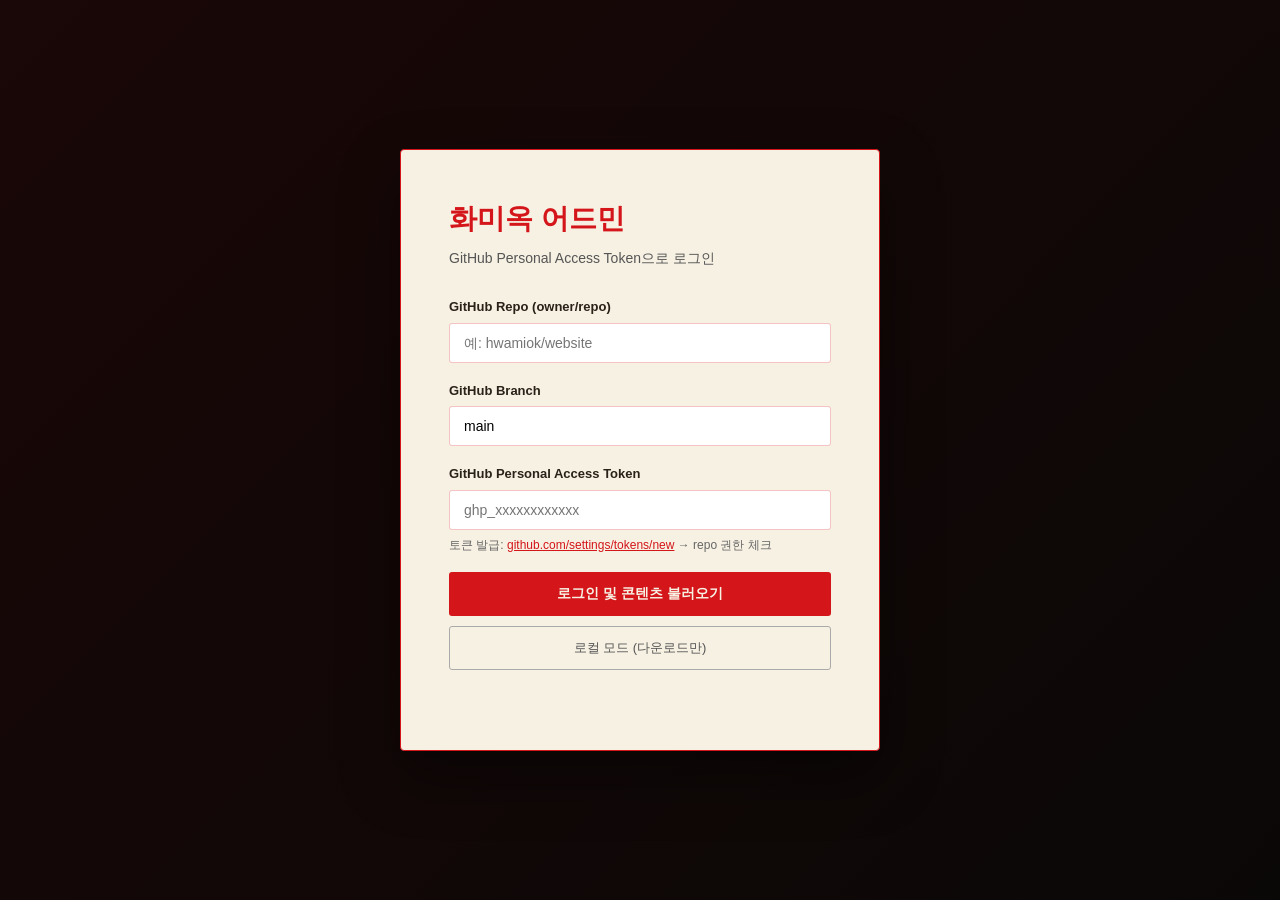
<file: admin/index.html>
<!DOCTYPE html>
<html lang="ko">
<head>
<meta charset="UTF-8">
<meta name="viewport" content="width=device-width, initial-scale=1.0">
<title>화미옥 어드민</title>
<link rel="stylesheet" href="admin.css">
</head>
<body>

<!-- 로그인 게이트 -->
<div id="login" class="login">
  <div class="login__box">
    <h1>화미옥 어드민</h1>
    <p>GitHub Personal Access Token으로 로그인</p>
    <div class="field">
      <label>GitHub Repo (owner/repo)</label>
      <input type="text" id="gh-repo" placeholder="예: hwamiok/website">
    </div>
    <div class="field">
      <label>GitHub Branch</label>
      <input type="text" id="gh-branch" value="main">
    </div>
    <div class="field">
      <label>GitHub Personal Access Token</label>
      <input type="password" id="gh-token" placeholder="ghp_xxxxxxxxxxxx">
      <small>토큰 발급: <a href="https://github.com/settings/tokens/new?scopes=repo&description=hwamiok-admin" target="_blank">github.com/settings/tokens/new</a> → repo 권한 체크</small>
    </div>
    <button id="login-btn" class="btn-primary">로그인 및 콘텐츠 불러오기</button>
    <button id="login-offline" class="btn-secondary">로컬 모드 (다운로드만)</button>
    <div id="login-msg"></div>
  </div>
</div>

<!-- 메인 에디터 -->
<div id="editor" class="editor hidden">
  <header class="editor__header">
    <div class="editor__brand">화미옥 어드민 <small id="repo-info"></small></div>
    <div class="editor__actions">
      <a href="leads.html" class="btn-ghost" style="text-decoration:none; display:inline-flex; align-items:center;">📋 상담 신청</a>
      <button id="reload-btn" class="btn-ghost">새로고침</button>
      <button id="save-btn" class="btn-primary">💾 저장 + 사이트 반영</button>
      <button id="logout-btn" class="btn-ghost">로그아웃</button>
    </div>
  </header>

  <nav class="editor__tabs">
    <a href="#hero" class="active">Hero</a>
    <a href="#story">Story</a>
    <a href="#menu">Menu</a>
    <a href="#ingredient">식재료</a>
    <a href="#signature">시그니처</a>
    <a href="#atmosphere">분위기</a>
    <a href="#stripvideo">동적 띠</a>
    <a href="#backgrounds">배경</a>
    <a href="#countdown">카운트다운</a>
    <a href="#contact">연락처</a>
    <a href="#popups">팝업</a>
  </nav>

  <main class="editor__main">

    <section id="hero" class="card">
      <h2>Hero — 메인 영상 영역</h2>

      <div class="field">
        <label>Vimeo 영상 ID</label>
        <input type="text" data-key="hero.vimeoId" placeholder="예: 123456789 (Vimeo URL 뒤 숫자만)">
        <small>비워두면 fallback 이미지 사용. Vimeo URL이 <code>vimeo.com/123456789</code>이면 <code>123456789</code>만 입력.</small>
      </div>

      <div class="field">
        <label>Fallback 이미지 (Vimeo 없을 때 표시)</label>
        <div class="img-slot" data-key="hero.fallbackImage"></div>
      </div>

      <div class="field">
        <label>타이틀 (큰 글씨)</label>
        <input type="text" data-key="hero.title" placeholder="화미옥">
      </div>
      <div class="field">
        <label>타이틀 한자</label>
        <input type="text" data-key="hero.titleHan" placeholder="·味">
      </div>
      <div class="field">
        <label>타이틀 서브</label>
        <input type="text" data-key="hero.titleSub" placeholder="김치찌개">
      </div>

      <div class="field">
        <label>설명 텍스트 (줄바꿈 \n 으로 표시)</label>
        <textarea data-key="hero.subText" rows="3"></textarea>
      </div>

      <div class="field">
        <label>좌측 캡션 (위)</label>
        <input type="text" data-key="hero.captionTop">
      </div>
      <div class="field">
        <label>좌측 캡션 (아래, 빨간 글씨)</label>
        <input type="text" data-key="hero.captionBottom">
      </div>

      <div class="field">
        <label>오른쪽 사이드 라벨</label>
        <input type="text" data-key="hero.sideLabel">
      </div>
      <div class="field">
        <label>왼쪽 사이드 SINCE</label>
        <input type="text" data-key="hero.sideSince">
      </div>
    </section>

    <section id="story" class="card">
      <h2>Story — 브랜드 스토리</h2>
      <div class="field">
        <label>스토리 사진</label>
        <div class="img-slot" data-key="story.image"></div>
      </div>
      <div class="field"><label>사진 태그</label><input type="text" data-key="story.tag"></div>
      <div class="field"><label>타이틀 1줄</label><input type="text" data-key="story.titleLine1"></div>
      <div class="field"><label>타이틀 2줄 (빨간 글씨)</label><input type="text" data-key="story.titleLine2"></div>
      <div class="field"><label>본문</label><textarea data-key="story.body" rows="4"></textarea></div>
      <div class="field"><label>아래 한 줄 사인</label><input type="text" data-key="story.sign"></div>
    </section>

    <section id="menu" class="card">
      <h2>Menu — 원조 김치찌개 + 캐러셀</h2>
      <h3>메뉴 히어로</h3>
      <div class="field">
        <label>히어로 사진 (원형 큰 사진)</label>
        <div class="img-slot" data-key="menuHero.image"></div>
      </div>
      <div class="field"><label>타이틀 1줄</label><input type="text" data-key="menuHero.titleLine1"></div>
      <div class="field"><label>타이틀 2줄 (빨간 글씨)</label><input type="text" data-key="menuHero.titleLine2"></div>
      <div class="field"><label>설명</label><textarea data-key="menuHero.body" rows="3"></textarea></div>

      <h3>캐러셀 — 다른 메뉴 12개</h3>
      <div id="menu-carousel-grid" class="grid grid--4"></div>
    </section>

    <section id="ingredient" class="card">
      <h2>식재료 — 4셀</h2>
      <div id="ingredient-grid" class="grid grid--2"></div>
    </section>

    <section id="signature" class="card">
      <h2>시그니처 메뉴 — 3개 사진</h2>
      <div id="signature-grid" class="grid grid--3"></div>
    </section>

    <section id="atmosphere" class="card">
      <h2>분위기 — 3 SCENE</h2>
      <div class="grid grid--3">
        <div class="field"><label>SCENE 01 (메인)</label><div class="img-slot" data-key="atmosphere.image1"></div></div>
        <div class="field"><label>SCENE 02</label><div class="img-slot" data-key="atmosphere.image2"></div></div>
        <div class="field"><label>SCENE 03</label><div class="img-slot" data-key="atmosphere.image3"></div></div>
      </div>
    </section>

    <section id="stripvideo" class="card">
      <h2>동적 띠 — 식재료/영수증 사이 풀와이드 영상</h2>
      <div class="field">
        <label>Vimeo 영상 ID</label>
        <input type="text" data-key="stripVideo.vimeoId" placeholder="예: 1194719879">
        <small>비우면 fallback 이미지만 표시.</small>
      </div>
      <div class="field">
        <label>Fallback 이미지 (영상 로드 전/실패 시)</label>
        <div class="img-slot" data-key="stripVideo.fallbackImage"></div>
      </div>
      <div class="field"><label>상단 라인 텍스트 (영문 추천)</label><input type="text" data-key="stripVideo.lineText"></div>
      <div class="field"><label>타이틀 1줄</label><input type="text" data-key="stripVideo.titleLine1"></div>
      <div class="field"><label>타이틀 2줄 (빨간 글씨)</label><input type="text" data-key="stripVideo.titleLine2"></div>
    </section>

    <section id="backgrounds" class="card">
      <h2>배경 이미지 — 섹션별 (어둡게 처리됨)</h2>
      <div class="grid grid--2">
        <div class="field"><label>카운트다운 섹션</label><div class="img-slot" data-key="backgrounds.countdown"></div></div>
        <div class="field"><label>매출 구조 (파이 차트)</label><div class="img-slot" data-key="backgrounds.profitChart"></div></div>
        <div class="field"><label>오픈 프로세스</label><div class="img-slot" data-key="backgrounds.process"></div></div>
        <div class="field"><label>창업 문의</label><div class="img-slot" data-key="backgrounds.contact"></div></div>
      </div>
    </section>

    <section id="countdown" class="card">
      <h2>카운트다운 — 한정 혜택</h2>
      <div class="field">
        <label>마감일시 (YYYY-MM-DDTHH:MM:SS)</label>
        <input type="datetime-local" data-key="countdown.deadline">
      </div>
    </section>

    <section id="contact" class="card">
      <h2>연락처 정보</h2>
      <div class="field"><label>창업 상담 전화</label><input type="text" data-key="contact.phone"></div>
      <div class="field"><label>상담 시간</label><input type="text" data-key="contact.hours"></div>
      <div class="field"><label>본사 주소</label><input type="text" data-key="contact.addressMain"></div>
      <div class="field"><label>R&D 주소</label><input type="text" data-key="contact.addressRD"></div>
    </section>

    <section id="popups" class="card">
      <h2>팝업 모달 — 홈 진입 시 표시 (3개 고정 디자인)</h2>
      <p style="color:#777;font-size:13px;margin-bottom:18px;">각 팝업의 표시 여부만 토글 가능. 디자인과 콘텐츠는 브로셔 기반 고정 디자인.<br>사용자가 '오늘 하루 열지 않기' 누르면 24시간 비표시.</p>
      <div id="popups-list" class="popups-list"></div>
    </section>

  </main>

  <!-- 저장 상태 토스트 -->
  <div id="toast" class="toast"></div>
</div>

<script src="admin.js"></script>
</body>
</html>
</file>
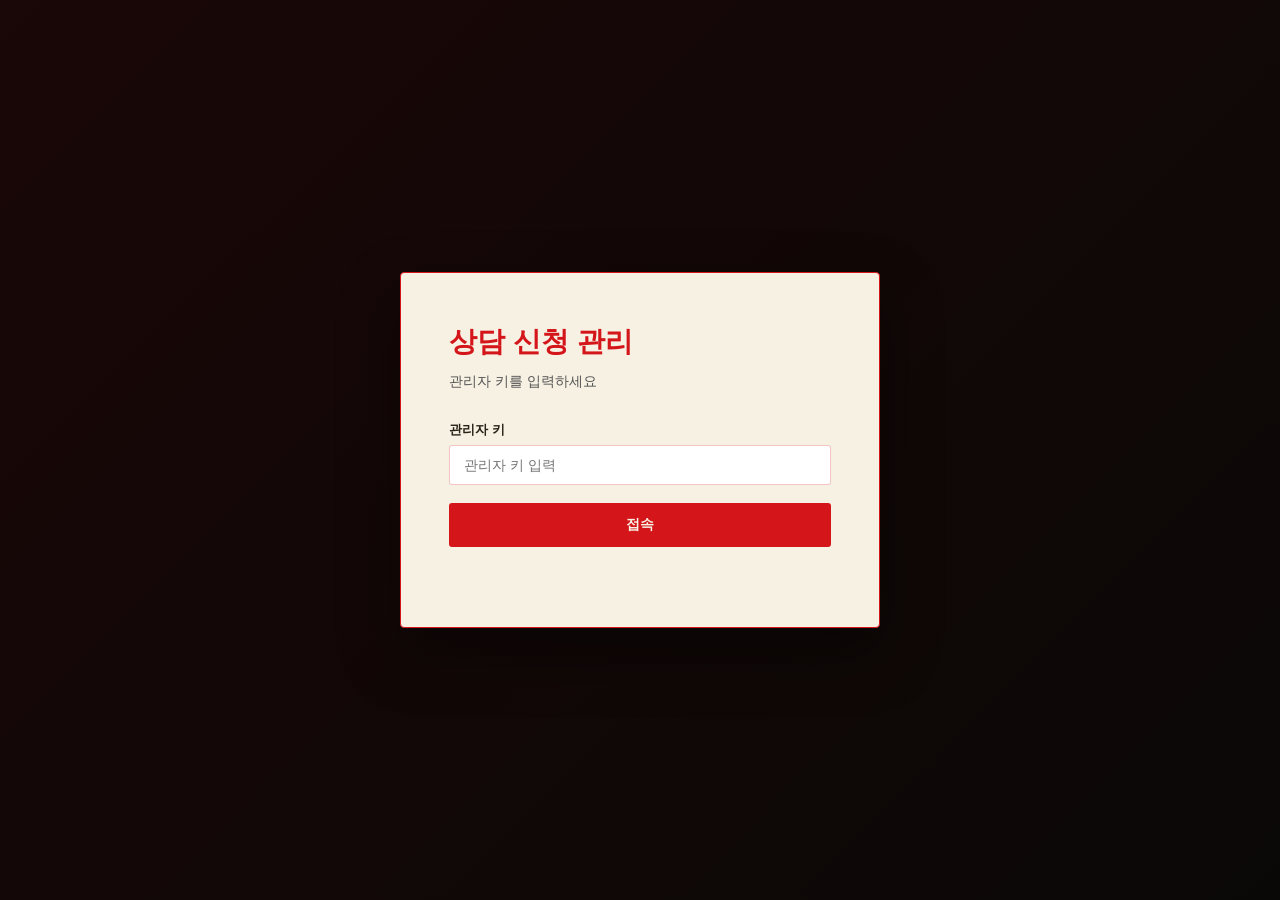
<file: admin/leads.html>
<!DOCTYPE html>
<html lang="ko">
<head>
<meta charset="UTF-8">
<meta name="viewport" content="width=device-width, initial-scale=1.0">
<meta name="robots" content="noindex, nofollow">
<title>화미옥 어드민 — 상담 신청</title>
<link rel="stylesheet" href="admin.css">
<style>
/* === 상담 신청 관리 전용 === */
.stats { display: grid; grid-template-columns: repeat(4, 1fr); gap: 16px; margin-bottom: 24px; }
.stat {
  background: #fff; border: 1px solid rgba(212,21,26,.15); border-radius: 4px;
  padding: 18px 20px; box-shadow: 0 2px 12px rgba(0,0,0,.04);
}
.stat__label { font-size: 12px; color: #888; font-weight: 700; margin-bottom: 6px; }
.stat__value { font-size: 28px; font-weight: 900; color: #1a0707; }
.stat--new .stat__value { color: #d4151a; }

.toolbar { display: flex; gap: 10px; align-items: center; margin-bottom: 16px; flex-wrap: wrap; }
.toolbar select {
  padding: 8px 12px; border: 1px solid rgba(212,21,26,.25); border-radius: 3px;
  font-size: 13px; font-family: inherit; background: #fff;
}
.toolbar .spacer { flex: 1; }
.toolbar .btn-primary, .toolbar .btn-secondary { width: auto; margin: 0; padding: 8px 16px; font-size: 13px; }
.toolbar .btn-secondary { color: #2a2218; border-color: rgba(0,0,0,.25); }

.leads-table-wrap { background: #fff; border: 1px solid rgba(212,21,26,.15); border-radius: 4px; overflow-x: auto; box-shadow: 0 2px 12px rgba(0,0,0,.04); }
table.leads { width: 100%; border-collapse: collapse; font-size: 13px; min-width: 900px; }
table.leads th {
  text-align: left; padding: 12px 14px; background: #1a0707; color: #f7f1e3;
  font-size: 12px; font-weight: 700; white-space: nowrap; position: sticky; top: 0;
}
table.leads td { padding: 11px 14px; border-bottom: 1px solid rgba(0,0,0,.06); vertical-align: top; }
table.leads tr:hover td { background: rgba(212,21,26,.03); }
table.leads tr.is-new td { background: rgba(212,21,26,.05); }
table.leads td.nowrap { white-space: nowrap; }
table.leads a.tel { color: #d4151a; font-weight: 700; text-decoration: none; }
table.leads a.tel:hover { text-decoration: underline; }
.badge {
  display: inline-block; font-size: 11px; font-weight: 700; padding: 3px 8px; border-radius: 2px;
  background: rgba(0,0,0,.07); color: #555; white-space: nowrap;
}
.badge--sticky { background: rgba(212,21,26,.1); color: #d4151a; }
td select.status {
  padding: 5px 8px; border-radius: 3px; font-size: 12px; font-weight: 700; font-family: inherit;
  border: 1px solid rgba(0,0,0,.2); background: #fff; cursor: pointer;
}
td select.status.s-신규 { border-color: #d4151a; color: #d4151a; }
td select.status.s-연락완료 { border-color: #1a7f1a; color: #1a7f1a; }
td select.status.s-보류 { border-color: #b8860b; color: #b8860b; }
td input.memo {
  width: 160px; padding: 5px 8px; font-size: 12px; font-family: inherit;
  border: 1px solid rgba(0,0,0,.15); border-radius: 3px; background: #fbf8f0;
}
td input.memo:focus { outline: none; border-color: #d4151a; background: #fff; }
.del-btn {
  background: transparent; border: none; color: #bbb; cursor: pointer; font-size: 15px; padding: 2px 6px;
}
.del-btn:hover { color: #d4151a; }
.msg-cell { max-width: 260px; }
.msg-cell .msg-text { overflow: hidden; display: -webkit-box; -webkit-line-clamp: 2; -webkit-box-orient: vertical; color: #555; }
.msg-cell .msg-text.open { -webkit-line-clamp: unset; }
.empty { padding: 48px; text-align: center; color: #999; font-size: 14px; }
@media (max-width: 800px) {
  .stats { grid-template-columns: repeat(2, 1fr); }
  .editor__main { padding: 16px; }
}
</style>
</head>
<body>

<!-- 로그인 게이트 -->
<div id="login" class="login">
  <div class="login__box">
    <h1>상담 신청 관리</h1>
    <p>관리자 키를 입력하세요</p>
    <div class="field">
      <label>관리자 키</label>
      <input type="text" id="admin-key" placeholder="관리자 키 입력" autocomplete="off" autocapitalize="off" autocorrect="off" spellcheck="false" style="-webkit-text-security: disc;">
    </div>
    <button id="login-btn" class="btn-primary">접속</button>
    <div id="login-msg"></div>
  </div>
</div>

<!-- 메인 -->
<div id="panel" class="editor hidden">
  <header class="editor__header">
    <div class="editor__brand">화미옥 상담 신청 <small id="last-refresh"></small></div>
    <div class="editor__actions">
      <a href="index.html" class="btn-ghost" style="text-decoration:none; display:inline-flex; align-items:center;">콘텐츠 편집</a>
      <button id="csv-btn" class="btn-ghost">CSV 다운로드</button>
      <button id="refresh-btn" class="btn-primary">새로고침</button>
      <button id="logout-btn" class="btn-ghost">로그아웃</button>
    </div>
  </header>

  <main class="editor__main">
    <div class="stats">
      <div class="stat stat--new"><div class="stat__label">신규</div><div class="stat__value" id="st-new">0</div></div>
      <div class="stat"><div class="stat__label">연락완료</div><div class="stat__value" id="st-done">0</div></div>
      <div class="stat"><div class="stat__label">보류</div><div class="stat__value" id="st-hold">0</div></div>
      <div class="stat"><div class="stat__label">전체</div><div class="stat__value" id="st-total">0</div></div>
    </div>

    <div class="toolbar">
      <select id="filter-status">
        <option value="">전체 상태</option>
        <option value="신규">신규</option>
        <option value="연락완료">연락완료</option>
        <option value="보류">보류</option>
      </select>
      <select id="filter-source">
        <option value="">전체 유형</option>
        <option value="sticky-bar">하단 바</option>
        <option value="contact-form">상담 폼</option>
      </select>
      <div class="spacer"></div>
    </div>

    <div class="leads-table-wrap">
      <table class="leads">
        <thead>
          <tr>
            <th>신청일시</th><th>이름</th><th>연락처</th><th>유형</th>
            <th>희망 지역</th><th>점포</th><th>문의 내용</th><th>상태</th><th>메모</th><th></th>
          </tr>
        </thead>
        <tbody id="leads-body"></tbody>
      </table>
      <div id="empty" class="empty hidden">아직 상담 신청이 없습니다.</div>
    </div>
  </main>
</div>

<div id="toast" class="toast"></div>

<script>
const API = 'https://foaybfdymdvdvslmukhp.supabase.co/functions/v1/admin-leads';
const KEY_STORE = 'hwamiok_admin_key';
let leads = [];

const $ = id => document.getElementById(id);
function toast(msg, type){
  const t = $('toast');
  t.textContent = msg;
  t.className = 'toast show' + (type ? ' ' + type : '');
  clearTimeout(t._h);
  t._h = setTimeout(() => t.classList.remove('show'), 2600);
}
function getKey(){ try { return localStorage.getItem(KEY_STORE) || ''; } catch(e){ return ''; } }
function setKey(k){ try { k ? localStorage.setItem(KEY_STORE, k) : localStorage.removeItem(KEY_STORE); } catch(e){} }

async function api(method, body){
  const res = await fetch(API, {
    method,
    headers: { 'x-admin-key': encodeURIComponent(getKey()), ...(body ? {'Content-Type':'application/json'} : {}) },
    body: body ? JSON.stringify(body) : undefined
  });
  if (res.status === 401) { logout(); throw new Error('관리자 키가 올바르지 않습니다.'); }
  if (!res.ok) throw new Error('요청 실패 (' + res.status + ')');
  return res.json();
}

function fmtDate(iso){
  const d = new Date(iso);
  return d.toLocaleString('ko-KR', { timeZone:'Asia/Seoul', year:'2-digit', month:'2-digit', day:'2-digit', hour:'2-digit', minute:'2-digit' });
}
function esc(s){ return String(s ?? '').replace(/[&<>"']/g, c => ({'&':'&amp;','<':'&lt;','>':'&gt;','"':'&quot;',"'":'&#39;'}[c])); }

function render(){
  const fs = $('filter-status').value, fo = $('filter-source').value;
  const rows = leads.filter(l => (!fs || l.status === fs) && (!fo || l.source === fo));

  $('st-new').textContent = leads.filter(l => l.status === '신규').length;
  $('st-done').textContent = leads.filter(l => l.status === '연락완료').length;
  $('st-hold').textContent = leads.filter(l => l.status === '보류').length;
  $('st-total').textContent = leads.length;

  const tb = $('leads-body');
  tb.innerHTML = rows.map(l => `
    <tr class="${l.status === '신규' ? 'is-new' : ''}" data-id="${l.id}">
      <td class="nowrap">${fmtDate(l.created_at)}</td>
      <td class="nowrap"><strong>${esc(l.name)}</strong></td>
      <td class="nowrap"><a class="tel" href="tel:${esc(l.phone)}">${esc(l.phone)}</a></td>
      <td><span class="badge ${l.source === 'sticky-bar' ? 'badge--sticky' : ''}">${l.source === 'sticky-bar' ? '하단 바' : '상담 폼'}</span></td>
      <td class="nowrap">${esc(l.region) || '—'}</td>
      <td class="nowrap">${esc(l.has_store) || '—'}</td>
      <td class="msg-cell">${l.message ? `<div class="msg-text" onclick="this.classList.toggle('open')" title="클릭하면 전체 보기">${esc(l.message)}</div>` : '—'}</td>
      <td>
        <select class="status s-${l.status}" onchange="updateLead('${l.id}', {status: this.value})">
          ${['신규','연락완료','보류'].map(s => `<option ${s === l.status ? 'selected' : ''}>${s}</option>`).join('')}
        </select>
      </td>
      <td><input class="memo" value="${esc(l.memo)}" placeholder="메모"
        onchange="updateLead('${l.id}', {memo: this.value.trim()})"></td>
      <td><button class="del-btn" title="삭제" onclick="removeLead('${l.id}', '${esc(l.name)}')">✕</button></td>
    </tr>`).join('');

  $('empty').classList.toggle('hidden', rows.length > 0);
}

async function load(showToast){
  try {
    const { leads: data } = await api('GET');
    leads = data;
    render();
    $('last-refresh').textContent = new Date().toLocaleTimeString('ko-KR', { timeZone:'Asia/Seoul' }) + ' 기준';
    $('login').classList.add('hidden');
    $('panel').classList.remove('hidden');
    if (showToast) toast('불러왔습니다.', 'success');
  } catch(e) {
    const m = $('login-msg');
    if (m) { m.textContent = e.message; m.className = 'error'; }
    if (!$('panel').classList.contains('hidden')) toast(e.message, 'error');
  }
}

async function updateLead(id, patch){
  try {
    await api('PATCH', { id, ...patch });
    const l = leads.find(x => x.id === id);
    if (l) Object.assign(l, patch);
    render();
    toast('저장되었습니다.', 'success');
  } catch(e) { toast(e.message, 'error'); }
}

async function removeLead(id, name){
  if (!confirm(`'${name}' 신청을 삭제할까요? 되돌릴 수 없습니다.`)) return;
  try {
    await api('DELETE', { id });
    leads = leads.filter(x => x.id !== id);
    render();
    toast('삭제되었습니다.', 'success');
  } catch(e) { toast(e.message, 'error'); }
}

function downloadCsv(){
  const head = ['신청일시','이름','연락처','유형','희망 지역','점포 보유','문의 내용','상태','메모'];
  const lines = leads.map(l => [
    fmtDate(l.created_at), l.name, l.phone,
    l.source === 'sticky-bar' ? '하단 바' : '상담 폼',
    l.region || '', l.has_store || '', l.message || '', l.status, l.memo || ''
  ].map(v => '"' + String(v).replace(/"/g, '""') + '"').join(','));
  const csv = '﻿' + [head.join(','), ...lines].join('\r\n');
  const a = document.createElement('a');
  a.href = URL.createObjectURL(new Blob([csv], { type: 'text/csv;charset=utf-8' }));
  a.download = '화미옥_상담신청_' + new Date().toISOString().slice(0,10) + '.csv';
  a.click();
  URL.revokeObjectURL(a.href);
}

function logout(){
  setKey('');
  leads = [];
  $('panel').classList.add('hidden');
  $('login').classList.remove('hidden');
  $('admin-key').value = '';
}

$('login-btn').addEventListener('click', () => {
  const k = $('admin-key').value.trim();
  if (!k) return;
  setKey(k);
  load();
});
$('admin-key').addEventListener('keydown', e => { if (e.key === 'Enter') $('login-btn').click(); });
$('refresh-btn').addEventListener('click', () => load(true));
$('csv-btn').addEventListener('click', downloadCsv);
$('logout-btn').addEventListener('click', logout);
$('filter-status').addEventListener('change', render);
$('filter-source').addEventListener('change', render);

// 자동 새로고침 (2분)
setInterval(() => { if (!$('panel').classList.contains('hidden')) load(); }, 120000);

if (getKey()) load();
</script>
</body>
</html>
</file>
<file: admin/admin.css>
/* 화미옥 어드민 스타일 */
* { box-sizing: border-box; margin: 0; padding: 0; }
body {
  font-family: -apple-system, BlinkMacSystemFont, 'Segoe UI', 'Pretendard', sans-serif;
  background: #f7f1e3;
  color: #1a0707;
  line-height: 1.5;
}
.hidden { display: none !important; }

/* === Login Gate === */
.login {
  min-height: 100vh;
  display: flex; align-items: center; justify-content: center;
  background: linear-gradient(135deg, #1a0707, #0a0807);
  padding: 24px;
}
.login__box {
  background: #f7f1e3;
  border: 1px solid #d4151a;
  padding: 48px;
  width: 100%; max-width: 480px;
  border-radius: 4px;
  box-shadow: 0 24px 60px rgba(0,0,0,.4);
}
.login__box h1 {
  font-size: 28px; font-weight: 900; margin-bottom: 8px; color: #d4151a;
}
.login__box p { color: #555; margin-bottom: 28px; font-size: 14px; }

/* === Field === */
.field { margin-bottom: 18px; }
.field label {
  display: block; font-weight: 700; font-size: 13px;
  margin-bottom: 6px; color: #2a2218;
}
.field input[type="text"],
.field input[type="password"],
.field input[type="datetime-local"],
.field textarea {
  width: 100%; padding: 11px 14px;
  border: 1px solid rgba(212,21,26,.25); background: #fff;
  font-size: 14px; font-family: inherit;
  border-radius: 3px;
  transition: border-color .2s;
}
.field input:focus, .field textarea:focus {
  outline: none; border-color: #d4151a;
}
.field textarea { resize: vertical; min-height: 80px; }
.field small {
  display: block; margin-top: 6px;
  font-size: 12px; color: #666;
}
.field small code {
  background: rgba(212,21,26,.08); padding: 1px 6px;
  border-radius: 2px; font-family: monospace;
}
.field small a { color: #d4151a; text-decoration: underline; }

/* === Buttons === */
.btn-primary {
  background: #d4151a; color: #f7f1e3;
  border: none; padding: 13px 24px;
  font-size: 14px; font-weight: 700; cursor: pointer;
  width: 100%;
  border-radius: 3px;
  transition: background .2s;
  font-family: inherit;
}
.btn-primary:hover { background: #a31012; }
.btn-primary:disabled { opacity: .5; cursor: not-allowed; }
.btn-secondary {
  background: transparent; color: #555;
  border: 1px solid #aaa;
  padding: 12px 24px; margin-top: 10px;
  font-size: 13px; cursor: pointer; width: 100%;
  border-radius: 3px;
  font-family: inherit;
}
.btn-secondary:hover { border-color: #555; color: #000; }
.btn-ghost {
  background: transparent; color: #fff;
  border: 1px solid rgba(255,255,255,.3);
  padding: 8px 16px;
  font-size: 13px; cursor: pointer;
  border-radius: 3px;
  font-family: inherit;
}
.btn-ghost:hover { background: rgba(255,255,255,.1); }

#login-msg { margin-top: 14px; font-size: 13px; min-height: 18px; }
#login-msg.error { color: #d4151a; }
#login-msg.success { color: #1a7f1a; }

/* === Editor === */
.editor__header {
  background: #1a0707; color: #f7f1e3;
  padding: 14px 32px;
  display: flex; align-items: center; justify-content: space-between;
  position: sticky; top: 0; z-index: 100;
  border-bottom: 2px solid #d4151a;
}
.editor__brand {
  font-size: 18px; font-weight: 900;
}
.editor__brand small { font-size: 12px; opacity: .65; margin-left: 12px; font-weight: 400; }
.editor__actions { display: flex; gap: 10px; }
.editor__actions .btn-primary { width: auto; padding: 8px 18px; }

.editor__tabs {
  background: #2a2218;
  padding: 0 32px;
  display: flex; gap: 0;
  border-bottom: 1px solid rgba(212,21,26,.3);
  position: sticky; top: 60px; z-index: 99;
  overflow-x: auto;
}
.editor__tabs a {
  padding: 14px 18px;
  color: rgba(247,241,227,.6);
  text-decoration: none; font-size: 13px; font-weight: 600;
  border-bottom: 2px solid transparent;
  transition: all .2s; white-space: nowrap;
}
.editor__tabs a:hover { color: #f7f1e3; }
.editor__tabs a.active { color: #d4151a; border-bottom-color: #d4151a; }

.editor__main {
  max-width: 1100px; margin: 0 auto;
  padding: 32px;
}

/* === Card === */
.card {
  background: #fff;
  padding: 32px;
  margin-bottom: 32px;
  border: 1px solid rgba(212,21,26,.15);
  border-radius: 4px;
  box-shadow: 0 2px 12px rgba(0,0,0,.04);
}
.card h2 {
  font-size: 22px; font-weight: 900; margin-bottom: 24px;
  color: #1a0707; padding-bottom: 14px;
  border-bottom: 1px solid rgba(212,21,26,.15);
}
.card h3 {
  font-size: 15px; font-weight: 700;
  margin-top: 24px; margin-bottom: 16px;
  color: #d4151a; text-transform: uppercase; letter-spacing: .05em;
}

/* === Grid === */
.grid { display: grid; gap: 16px; }
.grid--2 { grid-template-columns: repeat(2, 1fr); }
.grid--3 { grid-template-columns: repeat(3, 1fr); }
.grid--4 { grid-template-columns: repeat(4, 1fr); }
@media (max-width: 800px) {
  .grid--2, .grid--3, .grid--4 { grid-template-columns: 1fr 1fr; }
}

/* === Image Slot === */
.img-slot {
  position: relative;
  aspect-ratio: 1/1;
  background: #f0e8d6;
  border: 2px dashed rgba(212,21,26,.3);
  border-radius: 3px;
  cursor: pointer;
  overflow: hidden;
  transition: border-color .2s, background .2s;
  display: flex; align-items: center; justify-content: center;
}
.img-slot:hover { border-color: #d4151a; background: rgba(212,21,26,.05); }
.img-slot img {
  width: 100%; height: 100%; object-fit: cover; display: block;
}
.img-slot__placeholder {
  font-size: 12px; color: #888; text-align: center; padding: 12px;
}
.img-slot input[type="file"] {
  position: absolute; inset: 0; opacity: 0; cursor: pointer;
}
.img-slot__changed {
  position: absolute; top: 6px; right: 6px;
  background: #d4151a; color: #fff;
  font-size: 10px; padding: 3px 7px; border-radius: 2px;
  font-weight: 700; letter-spacing: .05em;
}

/* Carousel/Ingredient/Signature item */
.item-card {
  background: #f7f1e3;
  padding: 12px;
  border-radius: 3px;
  border: 1px solid rgba(212,21,26,.1);
}
.item-card .img-slot { margin-bottom: 8px; }
.item-card input { font-size: 13px; padding: 7px 10px; }
.item-card .item-label {
  font-size: 11px; color: #888; margin-bottom: 6px; font-weight: 700;
}

/* === Toast === */
.toast {
  position: fixed; bottom: 32px; right: 32px;
  background: #1a0707; color: #f7f1e3;
  padding: 16px 24px;
  border-radius: 3px;
  font-size: 14px; font-weight: 600;
  opacity: 0; transform: translateY(20px);
  transition: opacity .3s, transform .3s;
  z-index: 200;
  box-shadow: 0 12px 32px rgba(0,0,0,.4);
  max-width: 400px;
}
.toast.show { opacity: 1; transform: translateY(0); }
.toast.error { background: #d4151a; }
.toast.success { background: #1a7f1a; }
</file>
